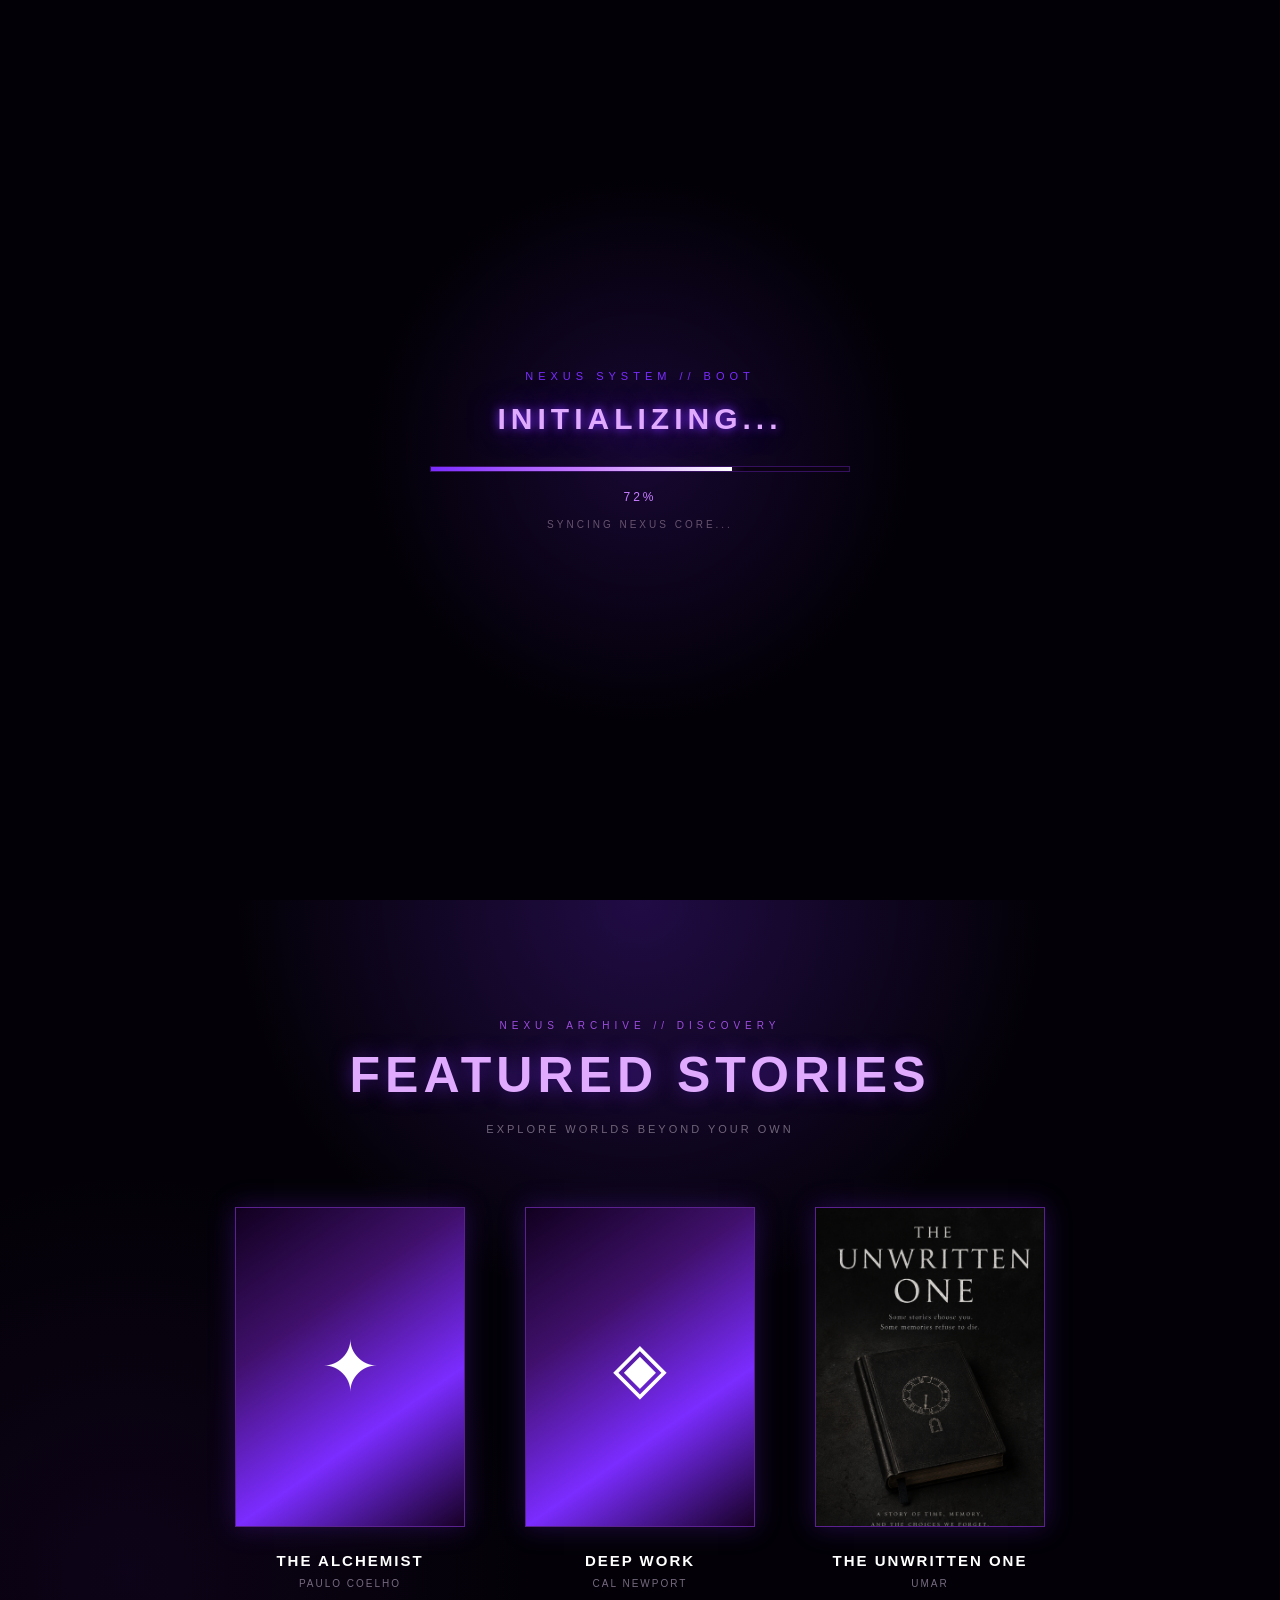
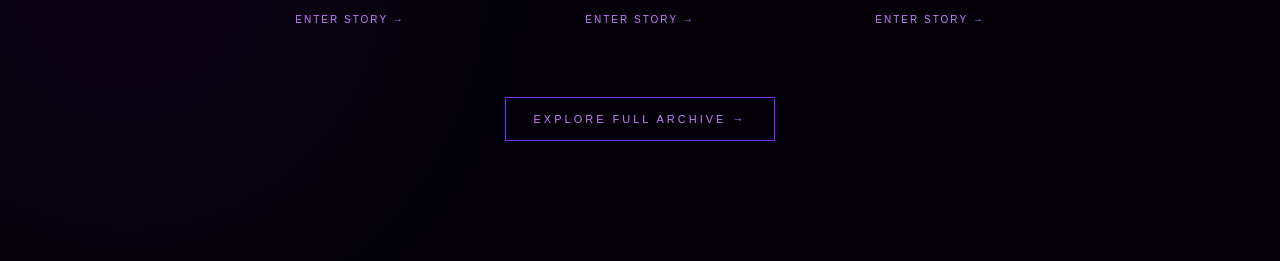
<file: index.html>
<!DOCTYPE html>

<html lang="en">

<head>

    <meta charset="UTF-8">

    <meta name="viewport"
          content="width=device-width, initial-scale=1.0">

    <title>NEXUS//BOOKS</title>

    <link rel="stylesheet"
          href="css/style.css">

</head>


<body>

<div id="loader">

    <div class="loader-box">

        <p class="loader-label">
            NEXUS SYSTEM // BOOT
        </p>

        <h1>
            INITIALIZING...
        </h1>

        <div class="loader-track">

            <div id="loader-bar"></div>

        </div>

        <p id="loader-percent">
            0%
        </p>

        <p id="loader-status">
            CONNECTING TO ARCHIVE...
        </p>

    </div>

</div>


    <!-- NAVIGATION -->

    <header>

        <div class="logo">
            NEXUS//BOOKS
        </div>


        <nav>

            <a href="index.html">
                HOME
            </a>

            <a href="library.html">
                LIBRARY
            </a>

            <a href="about.html">
                ABOUT
            </a>

        </nav>


        <div class="status">
            ● ONLINE
        </div>

    </header>



    <!-- HERO -->

    <main>

        <section class="hero">

            <div class="stars"></div>

            <div class="planet-float">

                <div class="planet"></div>

            </div>

            <div class="hero-content">

                <p class="system-text">
                    SYSTEM MESSAGE // 2099
                </p>


                <h1>
                    ENTER THE<br>
                    DIGITAL LIBRARY
                </h1>


                <p class="hero-text">

                    Thousands of stories.
                    One digital universe.

                </p>


                <a href="library.html"
                   class="cyber-button"
                   id="enter-library">

                      ENTER LIBRARY →

                </a>

            </div>

        </section>
<section class="featured-section">

    <div class="featured-heading">

        <p>
            NEXUS ARCHIVE // DISCOVERY
        </p>

        <h2>
            FEATURED STORIES
        </h2>

        <span>
            EXPLORE WORLDS BEYOND YOUR OWN
        </span>

    </div>


    <div class="featured-grid">


        <!-- BOOK 1 -->

        <div class="featured-book">

            <div class="featured-cover">
                ✦
            </div>

            <h3>THE ALCHEMIST</h3>

            <p>PAULO COELHO</p>

            <a href="reader.html?book=alchemist">
                ENTER STORY →
            </a>

        </div>


        <!-- BOOK 2 -->

        <div class="featured-book">

            <div class="featured-cover">
                ◈
            </div>

            <h3>DEEP WORK</h3>

            <p>CAL NEWPORT</p>

            <a href="reader.html?book=deepwork">
                ENTER STORY →
            </a>

        </div>


        <!-- BOOK 3 -->

<!-- BOOK 3 -->

<div class="featured-book">

    <div class="featured-cover">

        <img
            src="images/covers/unwritten.png"
            alt="The Unwritten One"
            class="featured-cover-image"
        >

    </div>

    <h3>THE UNWRITTEN ONE</h3>

    <p>UMAR</p>

    <a href="reader.html?book=unwritten">
        ENTER STORY →
    </a>

</div>

    </div>


    <a href="library.html"
       class="featured-library-button">

        EXPLORE FULL ARCHIVE →

    </a>

</section>


    </main>

<div class="warp-screen">

    <div class="warp-core"></div>

    <div class="warp-text">
        INITIALIZING NEXUS...
    </div>

</div>


<script src="js/script.js"></script>
</body>

</html>
</file>
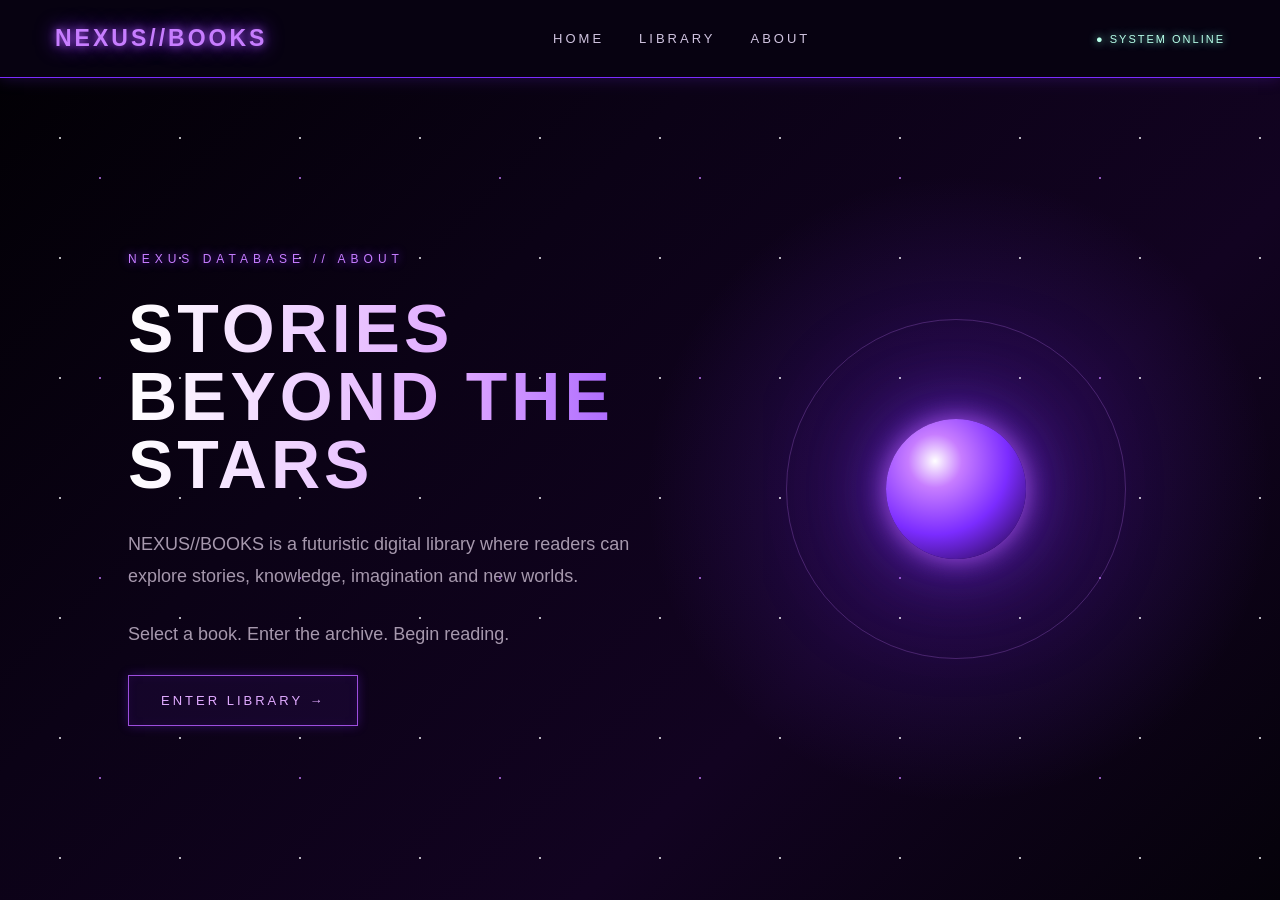
<file: about.html>
<!DOCTYPE html>

<html lang="en">

<head>

    <meta charset="UTF-8">

    <meta name="viewport"
          content="width=device-width, initial-scale=1.0">

    <title>NEXUS//ABOUT</title>

    <link rel="stylesheet"
          href="css/style.css">

</head>


<body>


<header>

    <div class="logo">
        NEXUS//BOOKS
    </div>


    <nav>

        <a href="index.html">
            HOME
        </a>

        <a href="library.html">
            LIBRARY
        </a>

        <a href="about.html">
            ABOUT
        </a>

    </nav>


    <div class="status">
        ● SYSTEM ONLINE
    </div>

</header>



<main class="about-page">

    <div class="stars"></div>


    <section class="about-content">

        <p class="system-text">
            NEXUS DATABASE // ABOUT
        </p>


        <h1>
            STORIES<br>
            BEYOND THE STARS
        </h1>


        <p class="about-text">

            NEXUS//BOOKS is a futuristic
            digital library where readers
            can explore stories, knowledge,
            imagination and new worlds.

        </p>


        <p class="about-text">

            Select a book.
            Enter the archive.
            Begin reading.

        </p>


        <a href="library.html"
           class="cyber-button">

            ENTER LIBRARY →

        </a>

    </section>


    <div class="about-orb">

        <div class="orb-core"></div>

    </div>


</main>


<script src="js/script.js"></script>

</body>

</html>
</file>
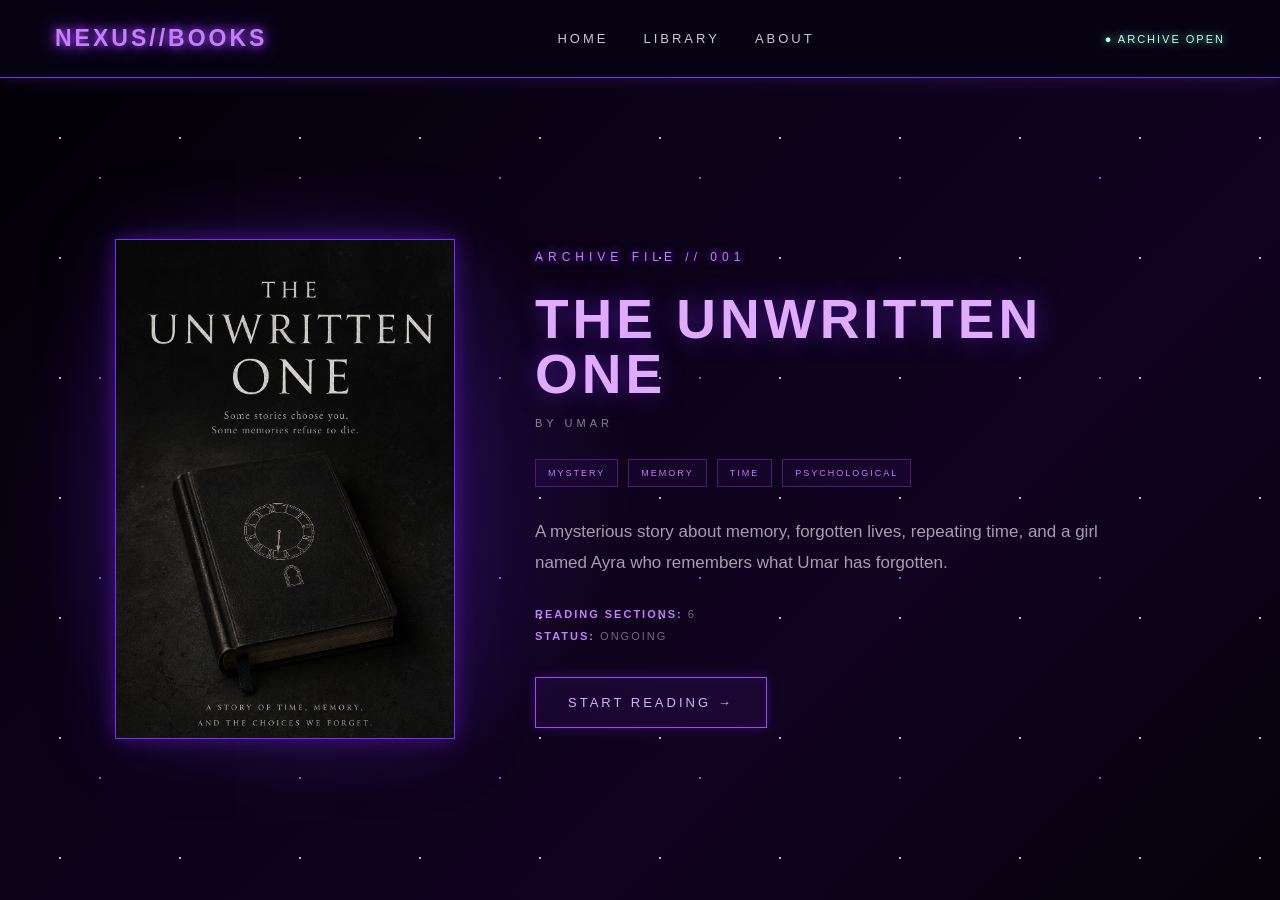
<file: book.html>
<!DOCTYPE html>

<html lang="en">

<head>

    <meta charset="UTF-8">

    <meta name="viewport"
          content="width=device-width, initial-scale=1.0">

    <title>NEXUS//BOOK</title>

    <link rel="stylesheet"
          href="css/style.css">

</head>


<body>

<header>

    <div class="logo">
        NEXUS//BOOKS
    </div>

    <nav>

        <a href="index.html">
            HOME
        </a>

        <a href="library.html">
            LIBRARY
        </a>

        <a href="about.html">
            ABOUT
        </a>

    </nav>

    <div class="status">
        ● ARCHIVE OPEN
    </div>

</header>



<main class="book-details-page">

    <div class="stars"></div>


    <section class="book-details">


        <!-- COVER -->

        <div class="details-cover">

            <img
                src="images/covers/unwritten.png"
                alt="The Unwritten One book cover"
            >

        </div>


        <!-- INFORMATION -->

        <div class="details-info">

            <p class="system-text">
                ARCHIVE FILE // 001
            </p>


            <h1>
                THE UNWRITTEN ONE
            </h1>


            <p class="details-author">
                BY UMAR
            </p>


            <div class="book-tags">

                <span>MYSTERY</span>

                <span>MEMORY</span>

                <span>TIME</span>

                <span>PSYCHOLOGICAL</span>

            </div>


            <p class="book-description">

                A mysterious story about memory,
                forgotten lives, repeating time,
                and a girl named Ayra who remembers
                what Umar has forgotten.

            </p>


            <div class="book-meta">

                <p>
                    <strong>READING SECTIONS:</strong>
                    6
                </p>

                <p>
                    <strong>STATUS:</strong>
                    ONGOING
                </p>

            </div>


            <a
                href="reader.html?book=unwritten"
                class="cyber-button"
            >

                START READING →

            </a>

        </div>


    </section>

</main>


<script src="js/script.js"></script>

</body>

</html>
</file>
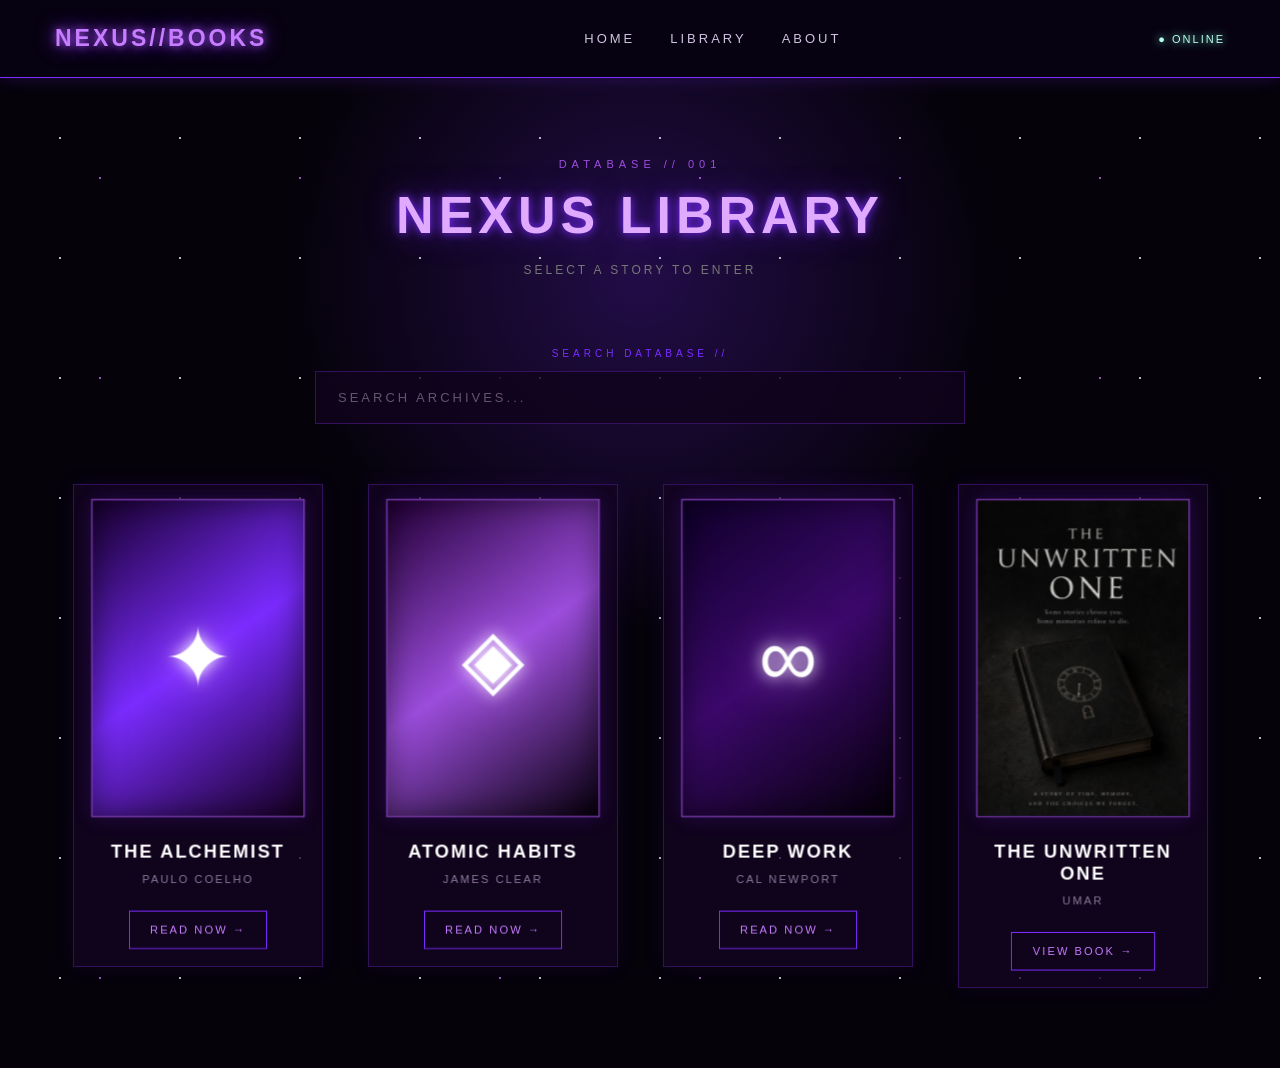
<file: library.html>
<!DOCTYPE html>

<html lang="en">

<head>

    <meta charset="UTF-8">

    <meta name="viewport"
          content="width=device-width, initial-scale=1.0">

    <title>NEXUS//BOOKS — Library</title>

    <link rel="stylesheet"
          href="css/style.css">

</head>


<body>

<header>

    <div class="logo">
        NEXUS//BOOKS
    </div>

    <nav>

        <a href="index.html">
            HOME
        </a>

        <a href="library.html">
            LIBRARY
        </a>

        <a href="about.html">
            ABOUT
        </a>

    </nav>

    <div class="status">
        ● ONLINE
    </div>

</header>


<main class="library">

    <div class="stars"></div>


    <section class="library-title">

        <p>
            DATABASE // 001
        </p>

        <h1>
            NEXUS LIBRARY
        </h1>

        <span>
            SELECT A STORY TO ENTER
        </span>

    </section>
<div class="library-search">

    <span>SEARCH DATABASE //</span>

    <input
        type="text"
        id="book-search"
        placeholder="SEARCH ARCHIVES..."
        autocomplete="off"
    >

</div>

    <section class="book-grid">


        <!-- BOOK 1 -->
    <div class="book-float">

    
        <article class="book-card">

            <div class="cover">
                <div class="cover-symbol">✦</div>
            </div>

            <h2>
                THE ALCHEMIST
            </h2>

            <p>
                PAULO COELHO
            </p>

            <a href="reader.html?book=alchemist"
               class="read-button open-book">

                READ NOW →

            </a>

        </article>

    </div>


        <!-- BOOK 2 -->
    <div class="book-float">

    
        <article class="book-card">

            <div class="cover purple">
                <div class="cover-symbol">◈</div>
            </div>

            <h2>
                ATOMIC HABITS
            </h2>

            <p>
                JAMES CLEAR
            </p>

            <a href="reader.html?book=atomic"
               class="read-button open-book">

                READ NOW →

            </a>

        </article>

    </div>
        <!-- BOOK 3 -->
    <div class="book-float">

    
        <article class="book-card">

            <div class="cover blue">
                <div class="cover-symbol">∞</div>
            </div>

            <h2>
                DEEP WORK
            </h2>

            <p>
                CAL NEWPORT
            </p>

            <a href="reader.html?book=deepwork"
               class="read-button open-book">

                READ NOW →

            </a>

        </article>

    </div>
        <!-- BOOK 4 -->
    <div class="book-float">

    
        <article class="book-card">

            <div class="cover">

                <img
                    src="images/covers/unwritten.png"
                    alt="The Unwritten One book cover"
                    class="unwritten-cover"
                >

            </div>


             <h2>
                THE UNWRITTEN ONE
            </h2>

            <p>
                UMAR
            </p>

            <a href="book.html"
                class="read-button">

                VIEW BOOK →

            </a>

        </article>
    </div>

    </section>

</main>
<div class="book-transition">

    <div class="transition-book">
        ✦
    </div>

    <p>
        OPENING ARCHIVE...
    </p>

</div>

<script src="js/script.js"></script>
</body>

</html>
</file>
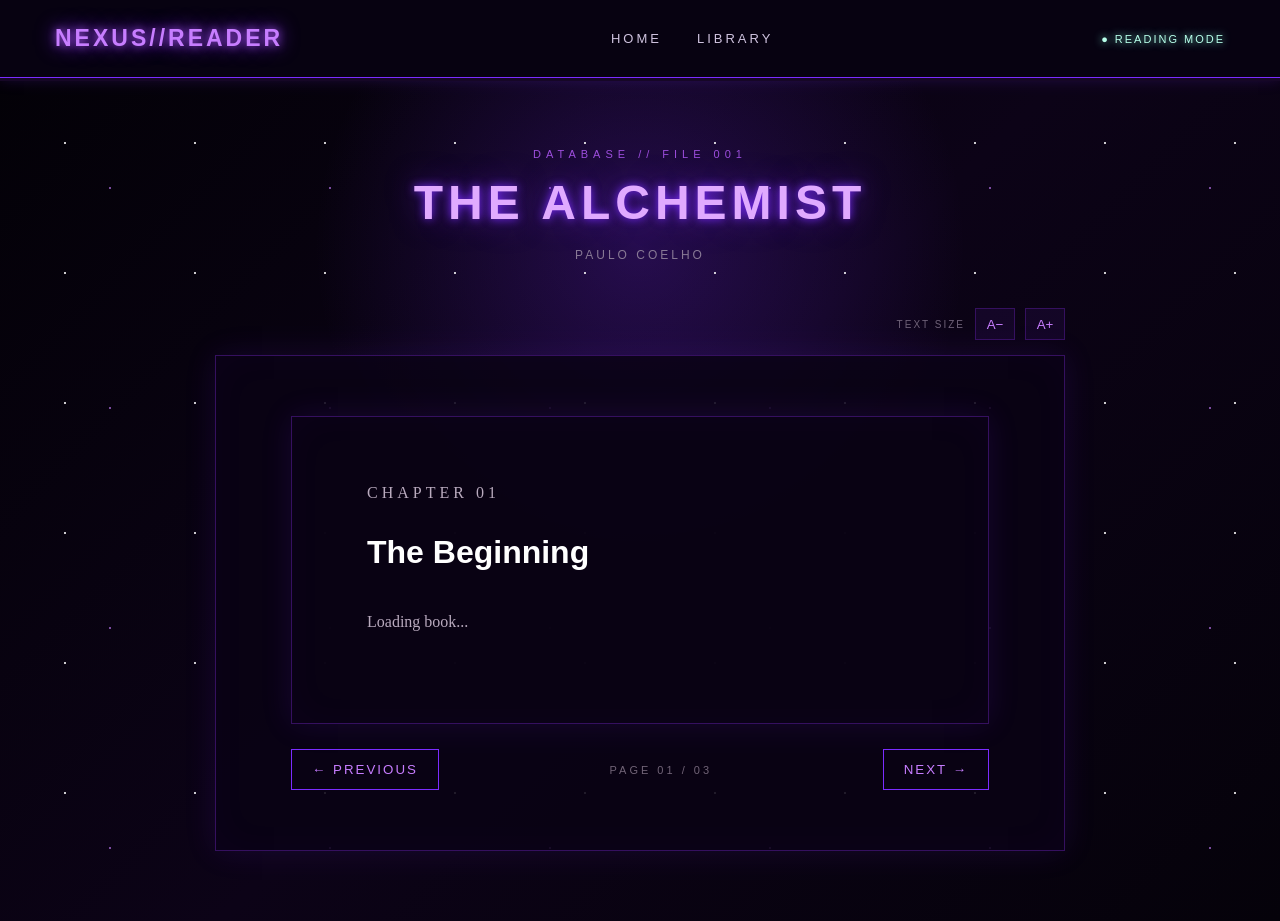
<file: reader.html>
<!DOCTYPE html>

<html lang="en">

<head>

    <meta charset="UTF-8">

    <meta name="viewport"
          content="width=device-width, initial-scale=1.0">

    <title>NEXUS//READER</title>

    <link rel="stylesheet"
          href="css/style.css">

</head>


<body>

<header>

    <div class="logo">
        NEXUS//READER
    </div>

    <nav>

        <a href="index.html">
            HOME
        </a>

        <a href="library.html">
            LIBRARY
        </a>

    </nav>

    <div class="status">
        ● READING MODE
    </div>

</header>


<main class="reader">

    <div class="progress-container">

        <div id="progress-bar"></div>

    </div>

    <div class="reader-stars"></div>


    <!-- BOOK INFORMATION -->

    <section class="reader-header">

        <p>
            DATABASE // FILE 001
        </p>

        <h1 id="book-title">
            THE ALCHEMIST
        </h1>

        <span id="book-author">
           PAULO COELHO
        </span>

    </section>


    <div class="reader-tools">

        <span>
           TEXT SIZE
        </span>

        <button onclick="decreaseFont()">
           A−
        </button>

        <button onclick="increaseFont()">
           A+
        </button>

    </div>



<section class="reading-panel">


    <!-- READING AREA -->

    <section class="reading-panel">

        <div class="chapter">

            <p class="chapter-number">
                CHAPTER 01
            </p>


            <h2 id="chapter-title">
                The Beginning
            </h2>
        <div id="book-content"></div>

            <p>
                Loading book...
            </p>

        </div>

    </section>


    <!-- READER CONTROLS -->

    <section class="reader-controls">

        <button onclick="previousPage()">
            ← PREVIOUS
        </button>

        <span id="page-number">
            PAGE 01 / 03
        </span>

        <button onclick="nextPage()">
            NEXT →
        </button>

    </section>


</main>

<script src="books/unwritten/chapter1.js"></script>
<script src="books/unwritten/chapter2.js"></script>
<script src="books/unwritten/chapter3.js"></script>
<script src="books/unwritten/chapter4.js"></script>
<script src="books/unwritten/chapter5.js"></script>

<script src="js/script.js"></script>
</body>

</html>
</file>
<file: css/style.css>
* {
    margin: 0;
    padding: 0;
    box-sizing: border-box;
}

body {
    background: #05020a;
    color: #ffffff;
    font-family: Arial, sans-serif;
}


/* =========================
   NAVIGATION
========================= */

header {
    height: 78px;

    display: flex;
    align-items: center;
    justify-content: space-between;

    padding: 0 55px;

    background: rgba(8, 3, 18, 0.9);

    border-bottom: 1px solid #7b2cff;

    box-shadow:
        0 0 15px rgba(123, 44, 255, 0.25);

    position: relative;
    z-index: 10;
}


.logo {
    color: #c77dff;

    font-size: 23px;

    font-weight: bold;

    letter-spacing: 3px;

    text-shadow:
        0 0 8px #9d4edd,
        0 0 20px #7b2cff;
}


nav {
    display: flex;

    gap: 35px;
}


nav a {
    color: #cfc3df;

    text-decoration: none;

    font-size: 13px;

    letter-spacing: 3px;

    transition: 0.3s;
}


nav a:hover {
    color: #e0aaff;

    text-shadow:
        0 0 8px #c77dff,
        0 0 20px #7b2cff;
}


.status {
    color: #b8ffea;

    font-size: 11px;

    letter-spacing: 2px;

    text-shadow:
        0 0 8px #7bffda;
}


/* =========================
   HERO
========================= */

.hero {

    min-height: calc(100vh - 78px);

    display: flex;

    align-items: center;

    padding-left: 100px;

    position: relative;

    overflow: hidden;


    background:

        radial-gradient(
            circle at 75% 45%,
            rgba(123, 44, 255, 0.35),
            transparent 25%
        ),

        radial-gradient(
            circle at 25% 80%,
            rgba(157, 78, 221, 0.15),
            transparent 30%
        ),

        linear-gradient(
            135deg,
            #030107,
            #0b0315,
            #120522,
            #05020a
        );
}


/* PURPLE GLOW */

.hero::before {

    content: "";

    position: absolute;

    width: 500px;

    height: 500px;

    right: 8%;

    top: 50%;

    transform: translateY(-50%);

    border-radius: 50%;

    border: 1px solid rgba(199, 125, 255, 0.25);

    box-shadow:

        0 0 40px rgba(123, 44, 255, 0.2),

        0 0 100px rgba(123, 44, 255, 0.15),

        inset 0 0 60px rgba(123, 44, 255, 0.1);
}


/* SECOND HOLOGRAM RING */

.hero::after {

    content: "";

    position: absolute;

    width: 300px;

    height: 300px;

    right: 15%;

    top: 50%;

    transform: translateY(-50%);

    border-radius: 50%;

    border: 1px solid rgba(224, 170, 255, 0.3);

    box-shadow:
        0 0 30px rgba(199, 125, 255, 0.25);

}


/* =========================
   HERO CONTENT
========================= */

.hero-content {

    max-width: 720px;

    position: relative;

    z-index: 2;
}


.system-text {

    color: #c77dff;

    letter-spacing: 5px;

    font-size: 12px;

    margin-bottom: 28px;

    text-shadow:
        0 0 10px #7b2cff;
}


.hero h1 {

    font-size: 76px;

    line-height: 0.95;

    letter-spacing: 4px;

    margin-bottom: 30px;

    background:

        linear-gradient(
            90deg,
            #ffffff,
            #e0aaff,
            #9d4edd
        );

    -webkit-background-clip: text;

    -webkit-text-fill-color: transparent;

    text-shadow:
        0 0 30px rgba(157, 78, 221, 0.2);
}


.hero-text {

    color: #9f91ad;

    font-size: 18px;

    line-height: 1.7;

    margin-bottom: 40px;

    max-width: 500px;
}


/* =========================
   FUTURISTIC BUTTON
========================= */

.cyber-button {

    display: inline-block;

    padding: 17px 32px;

    color: #e0aaff;

    text-decoration: none;

    letter-spacing: 3px;

    font-size: 13px;

    border: 1px solid #9d4edd;

    background: rgba(123, 44, 255, 0.08);

    box-shadow:

        0 0 10px rgba(123, 44, 255, 0.3),

        inset 0 0 10px rgba(123, 44, 255, 0.08);

    transition: 0.3s;
}


.cyber-button:hover {

    color: white;

    background: #7b2cff;

    box-shadow:

        0 0 15px #7b2cff,

        0 0 40px rgba(123, 44, 255, 0.6);

    transform: translateY(-2px);
}


/* =========================
   FUTURISTIC GRID
========================= */

.hero {

    background-image:

        linear-gradient(
            rgba(123, 44, 255, 0.025) 1px,
            transparent 1px
        ),

        linear-gradient(
            90deg,
            rgba(123, 44, 255, 0.025) 1px,
            transparent 1px
        ),

        radial-gradient(
            circle at 75% 45%,
            rgba(123, 44, 255, 0.35),
            transparent 25%
        ),

        linear-gradient(
            135deg,
            #030107,
            #0b0315,
            #120522,
            #05020a
        );

    background-size:
        50px 50px,
        50px 50px,
        auto,
        auto;
}


/* =========================
   MOBILE
========================= */

@media (max-width: 700px) {

    header {
        padding: 0 20px;
    }

    nav {
        display: none;
    }

    .hero {
        padding: 40px;
    }

    .hero h1 {
        font-size: 48px;
    }

    .hero::before {
        right: -200px;
    }

    .hero::after {
        right: -100px;
    }
}

/* =========================
   SPACE MOTION EFFECT
========================= */

body {
    overflow-x: hidden;
}


/* Moving space background */

.hero {
    animation: spaceMove 18s ease-in-out infinite alternate;
}


@keyframes spaceMove {

    0% {
        background-position:
            0% 0%,
            0% 0%,
            0% 0%,
            0% 0%;
    }

    50% {
        background-position:
            80px 40px,
            -60px 30px,
            20% 40%,
            0% 0%;
    }

    100% {
        background-position:
            150px 80px,
            -120px 60px,
            30% 50%,
            0% 0%;
    }

}

/* =========================
   FLOATING STARS
========================= */

.stars {

    position: absolute;

    inset: 0;

    pointer-events: none;

    opacity: 0.7;

    background-image:

        radial-gradient(
            circle,
            #ffffff 1px,
            transparent 1px
        ),

        radial-gradient(
            circle,
            #c77dff 1px,
            transparent 1px
        );

    background-size:
        120px 120px,
        200px 200px;

    animation:
        starsMove 30s linear infinite;

}


@keyframes starsMove {

    from {
        transform: translate(0, 0);
    }

    to {
        transform: translate(-200px, 120px);
    }

}

/* =========================
   FLOATING PLANET
========================= */

.planet {
    position: relative;

    width: 180px;
    height: 180px;

    border-radius: 50%;

    background:
        radial-gradient(
            circle at 35% 30%,
            #d8b4fe,
            #7b2cff 35%,
            #25004a 70%,
            #09000f
        );

    box-shadow:
        0 0 25px #7b2cff,
        0 0 70px rgba(123, 44, 255, 0.6),
        0 0 140px rgba(123, 44, 255, 0.3);

    transition: transform 0.2s ease-out;
}
    


.planet::before {

    content: "";

    position: absolute;

    width: 280px;

    height: 70px;

    left: -50px;

    top: 55px;

    border: 1px solid rgba(224, 170, 255, 0.6);

    border-radius: 50%;

    transform: rotate(-20deg);

    box-shadow:
        0 0 15px rgba(199, 125, 255, 0.5);

}

/* =========================
   NEXUS LIBRARY
========================= */

.library {

    min-height: calc(100vh - 78px);

    position: relative;

    overflow: hidden;

    padding: 80px 60px;

    background:

        radial-gradient(
            circle at 50% 20%,
            rgba(123, 44, 255, 0.25),
            transparent 35%
        ),

        #05020a;

}


/* TITLE */

.library-title {

    text-align: center;

    position: relative;

    z-index: 2;

    margin-bottom: 70px;

}


.library-title p {

    color: #9d4edd;

    letter-spacing: 5px;

    font-size: 11px;

    margin-bottom: 15px;

}


.library-title h1 {

    font-size: 52px;

    letter-spacing: 5px;

    margin-bottom: 15px;

    color: #e0aaff;

    text-shadow:

        0 0 10px #7b2cff,

        0 0 30px rgba(123,44,255,0.5);

}


.library-title span {

    color: #777;

    font-size: 12px;

    letter-spacing: 3px;

}


/* BOOK GRID */

.book-grid {

    display: flex;

    justify-content: center;

    gap: 45px;

    flex-wrap: wrap;

    position: relative;

    z-index: 2;

}


/* BOOK CARD */

.book-card {

    width: 250px;

    padding: 20px;

    text-align: center;

    background:

        rgba(20, 5, 35, 0.75);

    border: 1px solid #32105c;

    box-shadow:

        0 0 20px rgba(123,44,255,0.08);

    transition: 0.4s;

}


.book-card:hover {

    transform:
        translateY(-15px)
        scale(1.03);

    border-color: #9d4edd;

    box-shadow:

        0 0 15px #7b2cff,

        0 0 45px rgba(123,44,255,0.35);

}


/* BOOK COVER */

.cover {

    height: 310px;

    margin-bottom: 25px;

    display: flex;

    align-items: center;

    justify-content: center;

    background:

        linear-gradient(
            145deg,
            #19002f,
            #7b2cff,
            #170024
        );

    border: 1px solid #9d4edd;

    box-shadow:

        inset 0 0 30px rgba(0,0,0,0.5),

        0 0 20px rgba(123,44,255,0.2);

}


.cover.purple {

    background:

        linear-gradient(
            145deg,
            #240038,
            #9d4edd,
            #08000e
        );

}


.cover.blue {

    background:

        linear-gradient(
            145deg,
            #10002b,
            #3c096c,
            #05000a
        );

}


.cover-symbol {

    font-size: 80px;

    color: #ffffff;

    text-shadow:

        0 0 15px #ffffff,

        0 0 40px #c77dff;

}


.book-card h2 {

    font-size: 18px;

    letter-spacing: 2px;

    margin-bottom: 10px;

}


.book-card p {

    color: #8d7b9c;

    font-size: 11px;

    letter-spacing: 2px;

    margin-bottom: 25px;

}


/* READ BUTTON */

.read-button {

    display: inline-block;

    padding: 12px 20px;

    border: 1px solid #7b2cff;

    color: #c77dff;

    text-decoration: none;

    font-size: 11px;

    letter-spacing: 2px;

    transition: 0.3s;

}


.read-button:hover {

    background: #7b2cff;

    color: white;

    box-shadow:

        0 0 15px #7b2cff,

        0 0 35px rgba(123,44,255,0.5);

}


/* MOBILE */

@media (max-width: 700px) {

    .library {

        padding: 60px 20px;

    }

    .library-title h1 {

        font-size: 36px;

    }

}

/* =========================
   FUTURISTIC READER
========================= */

.reader {

    min-height: calc(100vh - 78px);

    position: relative;

    overflow: hidden;

    padding: 70px 20px;

    background:

        radial-gradient(
            circle at 50% 20%,
            rgba(123, 44, 255, 0.25),
            transparent 35%
        ),

        linear-gradient(
            135deg,
            #030107,
            #0c0317,
            #05020a
        );

}


/* MOVING SPACE */

.reader-stars {

    position: absolute;

    inset: 0;

    pointer-events: none;

    background-image:

        radial-gradient(
            circle,
            rgba(255,255,255,0.8) 1px,
            transparent 1px
        ),

        radial-gradient(
            circle,
            rgba(199,125,255,0.6) 1px,
            transparent 1px
        );

    background-size:
        130px 130px,
        220px 220px;

    animation:
        readerStars 35s linear infinite;

}


@keyframes readerStars {

    from {
        transform: translate(0, 0);
    }

    to {
        transform: translate(-200px, 150px);
    }

}


/* READER HEADER */

.reader-header {

    position: relative;

    z-index: 2;

    text-align: center;

    margin-bottom: 45px;

}


.reader-header p {

    color: #9d4edd;

    font-size: 11px;

    letter-spacing: 5px;

    margin-bottom: 15px;

}


.reader-header h1 {

    font-size: 48px;

    letter-spacing: 5px;

    color: #e0aaff;

    text-shadow:

        0 0 10px #7b2cff,

        0 0 30px rgba(123,44,255,0.5);

    margin-bottom: 15px;

}


.reader-header span {

    color: #887995;

    letter-spacing: 3px;

    font-size: 12px;

}


/* READING PANEL */

.reading-panel {

    position: relative;

    z-index: 2;

    max-width: 850px;

    margin: auto;

    padding: 60px 75px;

    background:

        rgba(10, 3, 20, 0.88);

    border:

        1px solid #35105f;

    box-shadow:

        0 0 30px rgba(123,44,255,0.12),

        inset 0 0 40px rgba(123,44,255,0.03);

}


/* CHAPTER */

.chapter-number {

    color: #9d4edd;

    font-size: 11px;

    letter-spacing: 4px;

    margin-bottom: 15px;

}


.chapter h2 {

    color: #ffffff;

    font-size: 32px;

    margin-bottom: 35px;

}


.chapter p {

    color: #b9aabe;

    font-family: Georgia, serif;

    font-size: inherit;

    line-height: 2;

    margin-bottom: 25px;

}


/* CONTROLS */

.reader-controls {

    position: relative;

    z-index: 2;

    max-width: 850px;

    margin: 25px auto 0;

    display: flex;

    justify-content: space-between;

    align-items: center;

}


.reader-controls button {

    background: transparent;

    border: 1px solid #7b2cff;

    color: #c77dff;

    padding: 12px 20px;

    letter-spacing: 2px;

    cursor: pointer;

}


.reader-controls button:hover {

    background: #7b2cff;

    color: white;

    box-shadow:

        0 0 15px #7b2cff;

}


.reader-controls span {

    color: #716477;

    font-size: 11px;

    letter-spacing: 3px;

}


/* MOBILE */

@media (max-width: 700px) {

    .reader {

        padding: 50px 15px;

    }

    .reader-header h1 {

        font-size: 32px;

    }

    .reading-panel {

        padding: 35px 25px;

    }

    .chapter p {

        font-size: inherit;
        

    }

    .reader-controls span {

        display: none;

    }

}

/* =========================
   READING PROGRESS
========================= */

.progress-container {

    position: fixed;

    top: 78px;
    left: 0;

    width: 100%;
    height: 3px;

    background: #160726;

    z-index: 100;

}


#progress-bar {

    width: 0%;

    height: 100%;

    background: linear-gradient(
        90deg,
        #7b2cff,
        #c77dff,
        #ffffff
    );

    box-shadow:
        0 0 10px #9d4edd,
        0 0 20px #7b2cff;

    transition: width 0.5s ease;

}

/* =========================
   READER TOOLS
========================= */

.reader-tools {

    position: relative;

    z-index: 2;

    max-width: 850px;

    margin: 0 auto 15px;

    display: flex;

    justify-content: flex-end;

    align-items: center;

    gap: 10px;

}


.reader-tools span {

    color: #6f6278;

    font-size: 10px;

    letter-spacing: 2px;

}


.reader-tools button {

    width: 40px;
    height: 32px;

    background: rgba(123, 44, 255, 0.08);

    border: 1px solid #35105f;

    color: #c77dff;

    cursor: pointer;

}


.reader-tools button:hover {

    border-color: #9d4edd;

    box-shadow:
        0 0 10px rgba(157, 78, 221, 0.5);

}

#book-content {
    font-size: 18px;
} 

.page-change {

    animation: pageShift 0.45s ease;

}


@keyframes pageShift {

    0% {

        opacity: 0;

        transform:
            translateY(15px);

    }

    100% {

        opacity: 1;

        transform:
            translateY(0);

    }

}

/* =========================
   3D FLOATING BOOKS
========================= */

/* FLOATING WRAPPER */

.book-float {
    animation: bookFloat 5s ease-in-out infinite;
}

.book-float:nth-child(2) {
    animation-delay: 1s;
}

.book-float:nth-child(3) {
    animation-delay: 2s;
}

.book-float:nth-child(4) {
    animation-delay: 3s;
}

@keyframes bookFloat {

    0%, 100% {
        transform: translateY(0);
    }

    50% {
        transform: translateY(-12px);
    }
}

@keyframes bookFloat {

    0%, 100% {
        transform: translateY(0);
    }

    50% {
        transform: translateY(-12px);
    }
}

.book-card {
    transform-style: preserve-3d;
    will-change: transform;
}

.book-card .cover {
    transform: translateZ(25px);
}

.book-card h2,
.book-card p,
.book-card .read-button {
    position: relative;
    transform: translateZ(15px);
}

.book-float {
    perspective: 1000px;
}

.book-card {
    transition:
        transform 0.15s ease,
        box-shadow 0.3s ease,
        border-color 0.3s ease;
}

.stars {
    transition: transform 0.2s ease-out;
}

.planet {
    transition: transform 0.25s ease-out;
}

/* =========================
   PLANET FLOAT WRAPPER
========================= */

.planet-float {
    position: absolute;

    width: 180px;
    height: 180px;

    right: 18%;
    top: 50%;

    animation: planetFloat 6s ease-in-out infinite;

    z-index: 1;
}


@keyframes planetFloat {

    0%, 100% {
        transform: translateY(-50%);
    }

    50% {
        transform: translateY(calc(-50% - 20px));
    }

}

/* =========================
   NEXUS WARP TRANSITION
========================= */

.warp-screen {

    position: fixed;

    inset: 0;

    background: #020006;

    z-index: 9999;

    display: flex;

    align-items: center;

    justify-content: center;

    opacity: 0;

    visibility: hidden;

    overflow: hidden;

    transition:
        opacity 0.3s ease,
        visibility 0.3s ease;
}


/* WHEN WARP STARTS */

.warp-screen.active {

    opacity: 1;

    visibility: visible;
}


/* CENTRAL PORTAL */

.warp-core {

    width: 20px;
    height: 20px;

    border-radius: 50%;

    background: white;

    box-shadow:

        0 0 20px white,

        0 0 50px #c77dff,

        0 0 100px #7b2cff,

        0 0 200px #7b2cff;

}


/* START THE PORTAL EXPLOSION */

.warp-screen.active .warp-core {

    animation:
        warpCore 1.5s ease-in forwards;
}


@keyframes warpCore {

    0% {

        transform: scale(0.2);

        opacity: 0;

    }


    30% {

        transform: scale(1);

        opacity: 1;

    }


    70% {

        transform: scale(12);

    }


    100% {

        transform: scale(100);

        opacity: 1;

    }

}


/* SYSTEM MESSAGE */

.warp-text {

    position: absolute;

    bottom: 15%;

    color: #c77dff;

    font-size: 11px;

    letter-spacing: 5px;

    opacity: 0;

    text-shadow:
        0 0 10px #7b2cff;

}


.warp-screen.active .warp-text {

    animation:
        warpText 1.4s ease forwards;

}


@keyframes warpText {

    0% {
        opacity: 0;
    }

    30% {
        opacity: 1;
    }

    70% {
        opacity: 1;
    }

    100% {
        opacity: 0;
    }

}

.warp-screen::before,
.warp-screen::after {

    content: "";

    position: absolute;

    width: 2px;
    height: 120px;

    background:
        linear-gradient(
            transparent,
            #c77dff,
            white,
            transparent
        );

    top: 50%;
    left: 50%;

    opacity: 0;

}


.warp-screen.active::before {

    animation:
        warpLineOne 0.7s linear infinite;

}


.warp-screen.active::after {

    animation:
        warpLineTwo 0.6s linear infinite;

}


@keyframes warpLineOne {

    from {

        opacity: 0;

        transform:
            translate(-300px, -300px)
            rotate(-45deg)
            scaleY(0.2);

    }

    to {

        opacity: 1;

        transform:
            translate(300px, 300px)
            rotate(-45deg)
            scaleY(4);

    }

}


@keyframes warpLineTwo {

    from {

        opacity: 0;

        transform:
            translate(300px, -300px)
            rotate(45deg)
            scaleY(0.2);

    }

    to {

        opacity: 1;

        transform:
            translate(-300px, 300px)
            rotate(45deg)
            scaleY(4);

    }

}

/* =========================
   BOOK OPEN TRANSITION
========================= */

.book-transition {

    position: fixed;

    inset: 0;

    z-index: 9999;

    background:
        radial-gradient(
            circle,
            #21003d,
            #07000d 60%
        );

    display: flex;

    flex-direction: column;

    align-items: center;

    justify-content: center;

    opacity: 0;

    visibility: hidden;

    transition:
        opacity 0.3s ease,
        visibility 0.3s ease;

}


.book-transition.active {

    opacity: 1;

    visibility: visible;

}


/* FUTURISTIC BOOK */

.transition-book {

    width: 140px;

    height: 210px;

    display: flex;

    align-items: center;

    justify-content: center;

    border: 1px solid #c77dff;

    background:

        linear-gradient(
            135deg,
            #130023,
            #7b2cff,
            #1b0031
        );

    color: white;

    font-size: 60px;

    box-shadow:

        0 0 20px #7b2cff,

        0 0 60px rgba(123,44,255,0.7);

}


.book-transition.active .transition-book {

    animation:
        bookZoom 1.3s ease-in forwards;

}


@keyframes bookZoom {

    0% {

        transform:
            scale(0.4)
            rotateY(45deg);

        opacity: 0;

    }

    35% {

        transform:
            scale(1)
            rotateY(0deg);

        opacity: 1;

    }

    70% {

        transform:
            scale(1.4)
            rotateY(-10deg);

    }

    100% {

        transform:
            scale(7);

        opacity: 0;

    }

}


/* TEXT */

.book-transition p {

    margin-top: 35px;

    color: #c77dff;

    letter-spacing: 5px;

    font-size: 11px;

    opacity: 0;

}


.book-transition.active p {

    animation:
        archiveText 1.1s ease forwards;

}


@keyframes archiveText {

    0% {
        opacity: 0;
    }

    30% {
        opacity: 1;
    }

    75% {
        opacity: 1;
    }

    100% {
        opacity: 0;
    }

}
/* =========================
   NEXUS DATABASE SEARCH
========================= */

.library-search {
    position: relative;
    z-index: 5;

    max-width: 650px;
    margin: 0 auto 60px;

    text-align: center;
}

.library-search span {
    display: block;

    margin-bottom: 12px;

    color: #7b2cff;

    font-size: 10px;
    letter-spacing: 4px;
}

.library-search input {
    width: 100%;

    padding: 18px 22px;

    color: #e0aaff;

    background:
        rgba(15, 3, 28, 0.8);

    border: 1px solid #35105f;
    outline: none;

    font-size: 13px;
    letter-spacing: 3px;

    transition: 0.3s;
}

.library-search input::placeholder {
    color: #66536f;
}

.library-search input:focus {
    border-color: #9d4edd;

    box-shadow:
        0 0 10px rgba(157, 78, 221, 0.5),
        0 0 35px rgba(123, 44, 255, 0.2);
}

/* =========================
   NEXUS ABOUT PAGE
========================= */

.about-page {

    min-height: calc(100vh - 78px);

    position: relative;

    overflow: hidden;

    display: flex;

    align-items: center;

    padding: 80px 10%;

    background:

        radial-gradient(
            circle at 75% 50%,
            rgba(123, 44, 255, 0.28),
            transparent 30%
        ),

        linear-gradient(
            135deg,
            #020005,
            #0b0216,
            #120321,
            #05020a
        );
}


.about-content {

    max-width: 650px;

    position: relative;

    z-index: 3;
}


.about-content h1 {

    font-size: 68px;

    line-height: 1;

    letter-spacing: 4px;

    margin-bottom: 30px;

    background:
        linear-gradient(
            90deg,
            #ffffff,
            #e0aaff,
            #7b2cff
        );

    -webkit-background-clip: text;

    -webkit-text-fill-color: transparent;
}


.about-text {

    max-width: 550px;

    color: #a698ad;

    font-size: 18px;

    line-height: 1.8;

    margin-bottom: 25px;
}


/* GLOWING SPACE ORB */

.about-orb {

    position: absolute;

    right: 12%;

    width: 340px;
    height: 340px;

    border-radius: 50%;

    border:
        1px solid rgba(199,125,255,0.25);

    display: flex;

    align-items: center;

    justify-content: center;

    animation:
        orbFloat 6s ease-in-out infinite;
}


.orb-core {

    width: 140px;
    height: 140px;

    border-radius: 50%;

    background:
        radial-gradient(
            circle at 35% 30%,
            #ffffff,
            #c77dff 20%,
            #7b2cff 55%,
            #170029
        );

    box-shadow:
        0 0 25px #9d4edd,
        0 0 70px rgba(123,44,255,0.6),
        0 0 150px rgba(123,44,255,0.3);
}


@keyframes orbFloat {

    0%, 100% {

        transform:
            translateY(0)
            rotate(0deg);

    }

    50% {

        transform:
            translateY(-20px)
            rotate(8deg);

    }

}


/* MOBILE */

@media (max-width: 800px) {

    .about-page {

        padding: 60px 30px;

    }


    .about-content h1 {

        font-size: 44px;

    }


    .about-orb {

        opacity: 0.25;

        right: -160px;

    }

}

/* =========================
   NEXUS BOOT SCREEN
========================= */

#loader {

    position: fixed;

    inset: 0;

    z-index: 20000;

    display: flex;

    align-items: center;

    justify-content: center;

    background:
        radial-gradient(
            circle at center,
            rgba(123,44,255,0.18),
            transparent 35%
        ),
        #020006;

    transition:
        opacity 0.7s ease,
        visibility 0.7s ease;
}


#loader.hide {

    opacity: 0;

    visibility: hidden;

}


/* BOX */

.loader-box {

    width: 420px;

    max-width: 85%;

    text-align: center;
}


.loader-label {

    color: #7b2cff;

    font-size: 11px;

    letter-spacing: 5px;

    margin-bottom: 20px;
}


.loader-box h1 {

    color: #e0aaff;

    font-size: 30px;

    letter-spacing: 5px;

    margin-bottom: 30px;

    text-shadow:
        0 0 10px #7b2cff,
        0 0 30px rgba(123,44,255,0.5);
}


/* LOADING BAR */

.loader-track {

    width: 100%;

    height: 6px;

    border: 1px solid #35105f;

    background: #0b0214;

    overflow: hidden;

    margin-bottom: 18px;
}


#loader-bar {

    width: 0%;

    height: 100%;

    background:
        linear-gradient(
            90deg,
            #7b2cff,
            #c77dff,
            #ffffff
        );

    box-shadow:
        0 0 15px #9d4edd;

    transition: width 0.15s linear;
}


#loader-percent {

    color: #c77dff;

    font-size: 12px;

    letter-spacing: 3px;

    margin-bottom: 15px;
}


#loader-status {

    color: #66536f;

    font-size: 10px;

    letter-spacing: 3px;
}

/* =========================
   FEATURED SPACE ARCHIVE
========================= */

.featured-section {

    min-height: 100vh;

    position: relative;

    padding: 120px 8%;

    text-align: center;

    overflow: hidden;

    background:

        radial-gradient(
            circle at 50% 0%,
            rgba(123, 44, 255, 0.25),
            transparent 35%
        ),

        radial-gradient(
            circle at 10% 70%,
            rgba(90, 20, 150, 0.12),
            transparent 30%
        ),

        #030107;
}


/* HEADING */

.featured-heading {

    margin-bottom: 70px;

}


.featured-heading p {

    color: #9d4edd;

    font-size: 10px;

    letter-spacing: 5px;

    margin-bottom: 15px;

}


.featured-heading h2 {

    font-size: 50px;

    letter-spacing: 5px;

    color: #e0aaff;

    margin-bottom: 15px;

    text-shadow:
        0 0 20px rgba(123,44,255,0.5);

}


.featured-heading span {

    color: #70647a;

    font-size: 11px;

    letter-spacing: 3px;

}


/* BOOK GRID */

.featured-grid {

    display: flex;

    justify-content: center;

    align-items: center;

    gap: 60px;

    flex-wrap: wrap;

    margin-bottom: 70px;

}


/* BOOK */

.featured-book {

    width: 230px;

    opacity: 0;

    transform: translateY(80px);

    transition:
        opacity 0.9s ease,
        transform 0.9s ease;

}


/* WHEN JAVASCRIPT REVEALS IT */

.featured-book.reveal {

    opacity: 1;

    transform: translateY(0);

}


.featured-cover {

    height: 320px;

    display: flex;

    justify-content: center;

    align-items: center;

    margin-bottom: 25px;

    font-size: 70px;

    color: white;

    border: 1px solid #5b218f;

    background:

        linear-gradient(
            145deg,
            #11001f,
            #40106c,
            #7b2cff,
            #170025
        );

    box-shadow:
        0 0 25px rgba(123,44,255,0.25);

    transition:
        transform 0.4s ease,
        box-shadow 0.4s ease;

}


.featured-book:hover .featured-cover {

    transform:
        translateY(-12px)
        scale(1.03);

    box-shadow:
        0 0 20px #7b2cff,
        0 0 60px rgba(123,44,255,0.4);

}


.featured-book h3 {

    font-size: 15px;

    letter-spacing: 2px;

    margin-bottom: 9px;

}


.featured-book p {

    color: #766a80;

    font-size: 10px;

    letter-spacing: 2px;

    margin-bottom: 20px;

}


.featured-book a {

    color: #c77dff;

    text-decoration: none;

    font-size: 10px;

    letter-spacing: 2px;

}


.featured-book a:hover {

    color: white;

    text-shadow:
        0 0 10px #9d4edd;

}


/* LIBRARY BUTTON */

.featured-library-button {

    display: inline-block;

    padding: 15px 28px;

    color: #c77dff;

    border: 1px solid #7b2cff;

    text-decoration: none;

    font-size: 11px;

    letter-spacing: 3px;

    transition: 0.3s;

}


.featured-library-button:hover {

    background: #7b2cff;

    color: white;

    box-shadow:
        0 0 15px #7b2cff,
        0 0 40px rgba(123,44,255,0.5);

}

/* FEATURED BOOK DELAY ANIMATION */

.featured-book:nth-child(1) {
    transition-delay: 0.1s;
}

.featured-book:nth-child(2) {
    transition-delay: 0.3s;
}

.featured-book:nth-child(3) {
    transition-delay: 0.5s;
}

/* =========================================
   NEXUS MOBILE RESPONSIVE DESIGN
========================================= */

@media (max-width: 768px) {

    /* ---------- NAVIGATION ---------- */

    header {
        height: auto;
        min-height: 70px;

        padding: 15px 20px;

        flex-wrap: wrap;

        gap: 15px;
    }

    .logo {
        font-size: 17px;
        letter-spacing: 2px;
    }

    nav {
        width: 100%;

        display: flex;

        justify-content: center;

        gap: 20px;

        order: 3;
    }

    nav a {
        font-size: 10px;
        letter-spacing: 2px;
    }

    .status {
        font-size: 8px;
    }


    /* ---------- HOME HERO ---------- */

    .hero {
        min-height: 90vh;

        padding:
            80px
            25px
            60px;

        align-items: center;
    }

    .hero-content {
        width: 100%;
        max-width: 100%;

        position: relative;

        z-index: 5;
    }

    .system-text {
        font-size: 9px;

        letter-spacing: 3px;
    }

    .hero h1 {
        font-size: 45px;

        line-height: 1;

        letter-spacing: 2px;
    }

    .hero-text {
        font-size: 15px;

        max-width: 320px;
    }

    .cyber-button {
        padding: 14px 20px;

        font-size: 10px;

        letter-spacing: 2px;
    }


    /* ---------- PLANET ---------- */

    .planet-float {
        width: 130px;
        height: 130px;

        right: -35px;
        top: 65%;

        opacity: 0.55;
    }

    .planet {
        width: 130px;
        height: 130px;
    }

    .planet::before {
        width: 200px;
        height: 50px;

        left: -35px;
        top: 40px;
    }


    /* ---------- LIBRARY ---------- */

    .library {
        padding:
            60px
            20px;
    }

    .library-title {
        margin-bottom: 45px;
    }

    .library-title h1 {
        font-size: 34px;

        letter-spacing: 3px;
    }

    .library-title p {
        font-size: 9px;
    }

    .library-title span {
        font-size: 9px;

        letter-spacing: 2px;
    }


    /* ---------- SEARCH ---------- */

    .library-search {
        width: 100%;

        margin-bottom: 45px;
    }

    .library-search input {
        padding: 15px;

        font-size: 11px;
    }


    /* ---------- BOOKS ---------- */

    .book-grid {
        display: grid;

        grid-template-columns:
            repeat(2, 1fr);

        gap: 25px 15px;

        align-items: start;
    }

    .book-float {
        width: 100%;
    }

    .book-card {
        width: 100%;

        padding: 12px;
    }

    .cover {
        height: 230px;

        margin-bottom: 18px;
    }

    .cover-symbol {
        font-size: 50px;
    }

    .book-card h2 {
        font-size: 13px;

        letter-spacing: 1px;
    }

    .book-card p {
        font-size: 8px;
    }

    .read-button {
        padding: 10px 12px;

        font-size: 8px;
    }


    /* ---------- READER ---------- */

    .reader {
        padding:
            50px
            15px;
    }

    .reader-header {
        margin-bottom: 30px;
    }

    .reader-header h1 {
        font-size: 30px;

        letter-spacing: 3px;
    }

    .reading-panel {
        width: 100%;

        padding:
            35px
            22px;
    }

    #book-content {
        font-size: 16px;
    }

    .chapter p {
        line-height: 1.8;
    }

    .reader-tools {
        width: 100%;
    }

    .reader-controls {
        width: 100%;

        gap: 10px;
    }

    .reader-controls button {
        padding: 11px 12px;

        font-size: 9px;
    }


    /* ---------- ABOUT ---------- */

    .about-page {
        padding:
            70px
            25px;
    }

    .about-content h1 {
        font-size: 42px;
    }

    .about-text {
        font-size: 15px;
    }

    .about-orb {
        width: 250px;
        height: 250px;

        right: -130px;

        opacity: 0.25;
    }


    /* ---------- FEATURED BOOKS ---------- */

    .featured-section {
        padding:
            90px
            20px;
    }

    .featured-heading h2 {
        font-size: 34px;
    }

    .featured-grid {
        gap: 50px;
    }

    .featured-book {
        width: 200px;
    }

    .featured-cover {
        height: 280px;
    }

}

/* VERY SMALL PHONES */

@media (max-width: 480px) {

    .hero h1 {
        font-size: 37px;
    }

    .book-grid {
        grid-template-columns: 1fr;
    }

    .book-card {
        max-width: 280px;

        margin: auto;
    }

    .cover {
        height: 350px;
    }

    .library-title h1 {
        font-size: 28px;
    }

    .reader-header h1 {
        font-size: 25px;
    }

    .reading-panel {
        padding:
            30px
            18px;
    }

}

/* REAL BOOK COVERS */

.cover img {
    width: 100%;
    height: 100%;

    object-fit: cover;

    display: block;
}

.cover {
    overflow: hidden;
}

.cover img {
    width: 100%;
    height: 100%;
    object-fit: cover;
    display: block;
}
.cover img {
    width: 100%;
    height: 100%;
    object-fit: contain;
    display: block;
    background: #0a0012;
}

/* =========================================
   BOOK DETAILS PAGE
========================================= */

.book-details-page {

    min-height: calc(100vh - 78px);

    position: relative;

    overflow: hidden;

    display: flex;

    align-items: center;

    justify-content: center;

    padding: 80px 8%;

    background:

        radial-gradient(
            circle at 25% 50%,
            rgba(123,44,255,0.25),
            transparent 30%
        ),

        linear-gradient(
            135deg,
            #020005,
            #0b0216,
            #120321,
            #05020a
        );
}


.book-details {

    width: 100%;

    max-width: 1050px;

    position: relative;

    z-index: 3;

    display: grid;

    grid-template-columns:
        340px 1fr;

    gap: 80px;

    align-items: center;
}


/* COVER */

.details-cover {

    height: 500px;

    border: 1px solid #7b2cff;

    box-shadow:

        0 0 20px rgba(123,44,255,0.4),

        0 0 80px rgba(123,44,255,0.15);

    overflow: hidden;

    transition: 0.4s;
}


.details-cover:hover {

    transform:
        translateY(-10px)
        rotateY(-5deg);

    box-shadow:

        0 0 25px #7b2cff,

        0 0 80px rgba(123,44,255,0.4);
}


.details-cover img {

    width: 100%;

    height: 100%;

    object-fit: cover;

    display: block;
}


/* INFORMATION */

.details-info h1 {

    font-size: 55px;

    line-height: 1;

    letter-spacing: 4px;

    margin-bottom: 15px;

    color: #e0aaff;

    text-shadow:
        0 0 25px rgba(123,44,255,0.5);
}


.details-author {

    color: #8e7a9d;

    letter-spacing: 4px;

    font-size: 11px;

    margin-bottom: 30px;
}


.book-tags {

    display: flex;

    flex-wrap: wrap;

    gap: 10px;

    margin-bottom: 30px;
}


.book-tags span {

    padding: 8px 12px;

    border: 1px solid #45206c;

    color: #c77dff;

    font-size: 9px;

    letter-spacing: 2px;

    background:
        rgba(123,44,255,0.06);
}


.book-description {

    max-width: 600px;

    color: #aa9bb2;

    font-size: 17px;

    line-height: 1.8;

    margin-bottom: 30px;
}


.book-meta {

    margin-bottom: 35px;
}


.book-meta p {

    color: #77687f;

    font-size: 11px;

    letter-spacing: 2px;

    margin-bottom: 10px;
}


.book-meta strong {

    color: #c77dff;
}


/* MOBILE */

@media (max-width: 800px) {

    .book-details-page {

        padding:
            60px
            25px;

    }


    .book-details {

        grid-template-columns:
            1fr;

        gap: 45px;

    }


    .details-cover {

        width: 260px;

        height: 390px;

        margin: auto;

    }


    .details-info {

        text-align: center;

    }


    .details-info h1 {

        font-size: 38px;

    }


    .book-tags {

        justify-content: center;

    }


    .book-description {

        margin-left: auto;

        margin-right: auto;

    }

}

.details-cover img {
    width: 100%;
    height: 100%;
    object-fit: cover;
    display: block;
}

/* THE UNWRITTEN ONE COVER */

.featured-cover-image {
    width: 100%;
    height: 100%;
    object-fit: cover;
    display: block;
}

.featured-cover {
    overflow: hidden;
}
</file>
